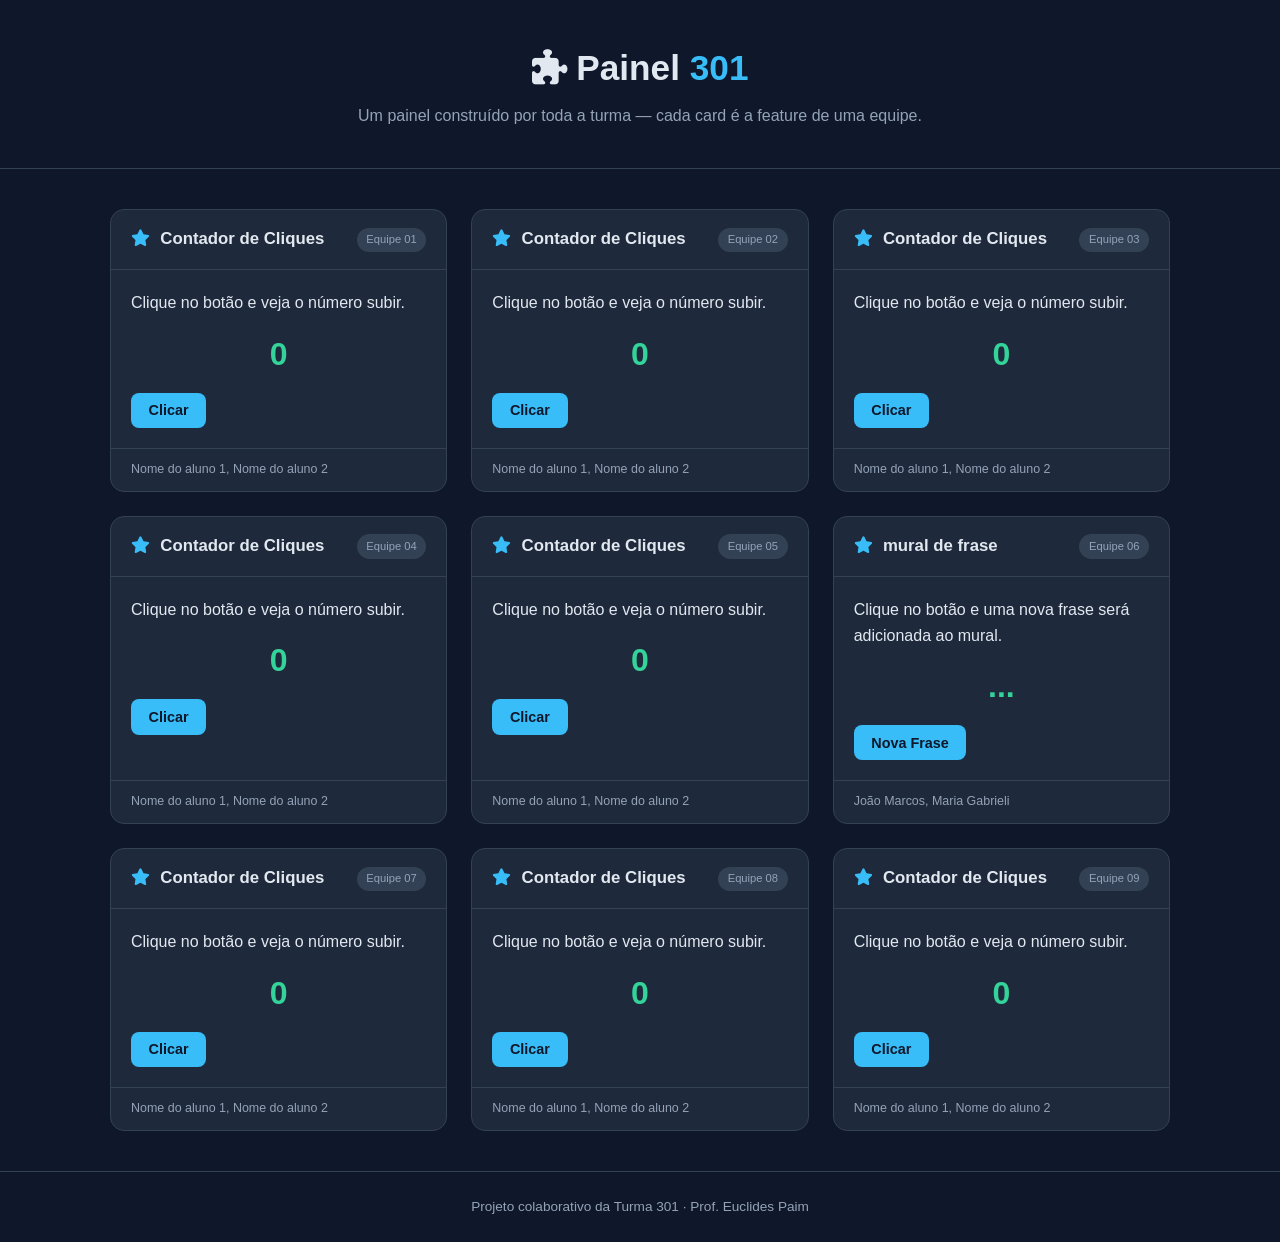
<file: index.html>
<!DOCTYPE html>
<html lang="pt-br">
<head>
  <meta charset="UTF-8">
  <meta name="viewport" content="width=device-width, initial-scale=1.0">
  <title>Painel 301 — Turma de Programação de Aplicativos</title>
  <link rel="icon" href="data:image/svg+xml,<svg xmlns='http://www.w3.org/2000/svg' viewBox='0 0 100 100'><text y='.9em' font-size='90'>🧩</text></svg>">
  <link rel="stylesheet" href="https://cdnjs.cloudflare.com/ajax/libs/font-awesome/6.5.1/css/all.min.css">
  <link rel="stylesheet" href="css/base.css">

  <!-- ===================================================================
       CSS DAS EQUIPES
       Cada equipe tem o seu arquivo. Você NÃO precisa mexer aqui.
       =================================================================== -->
  <link rel="stylesheet" href="features/equipe-01/style.css">
  <link rel="stylesheet" href="features/equipe-02/style.css">
  <link rel="stylesheet" href="features/equipe-03/style.css">
  <link rel="stylesheet" href="features/equipe-04/style.css">
  <link rel="stylesheet" href="features/equipe-05/style.css">
  <link rel="stylesheet" href="features/equipe-06/style.css">
  <link rel="stylesheet" href="features/equipe-07/style.css">
  <link rel="stylesheet" href="features/equipe-08/style.css">
  <link rel="stylesheet" href="features/equipe-09/style.css">
</head>
<body>

  <header class="topo">
    <h1><i class="fa-solid fa-puzzle-piece"></i> Painel <span>301</span></h1>
    <p>Um painel construído por toda a turma — cada card é a feature de uma equipe.</p>
  </header>

  <main>
    <div id="grade-de-cards" class="grade">
      <!-- Os cards entram aqui sozinhos, via JavaScript. -->
    </div>

    <p id="aviso-vazio" class="aviso">
      Nenhuma feature publicada ainda. Assim que a primeira equipe tiver o seu
      pull request aprovado, o card dela aparece aqui.
    </p>
  </main>

  <footer class="rodape">
    <p>Projeto colaborativo da Turma 301 &middot; Prof. Euclides Paim</p>
  </footer>

  <!-- O motor do painel precisa vir ANTES das equipes. -->
  <script src="js/app.js"></script>

  <!-- ===================================================================
       JAVASCRIPT DAS EQUIPES
       Cada equipe tem o seu arquivo. Você NÃO precisa mexer aqui.
       =================================================================== -->
  <script src="features/equipe-01/feature.js"></script>
  <script src="features/equipe-02/feature.js"></script>
  <script src="features/equipe-03/feature.js"></script>
  <script src="features/equipe-04/feature.js"></script>
  <script src="features/equipe-05/feature.js"></script>
  <script src="features/equipe-06/feature.js"></script>
  <script src="features/equipe-07/feature.js"></script>
  <script src="features/equipe-08/feature.js"></script>
  <script src="features/equipe-09/feature.js"></script>

  <script>iniciarPainel();</script>
</body>
</html>
</file>
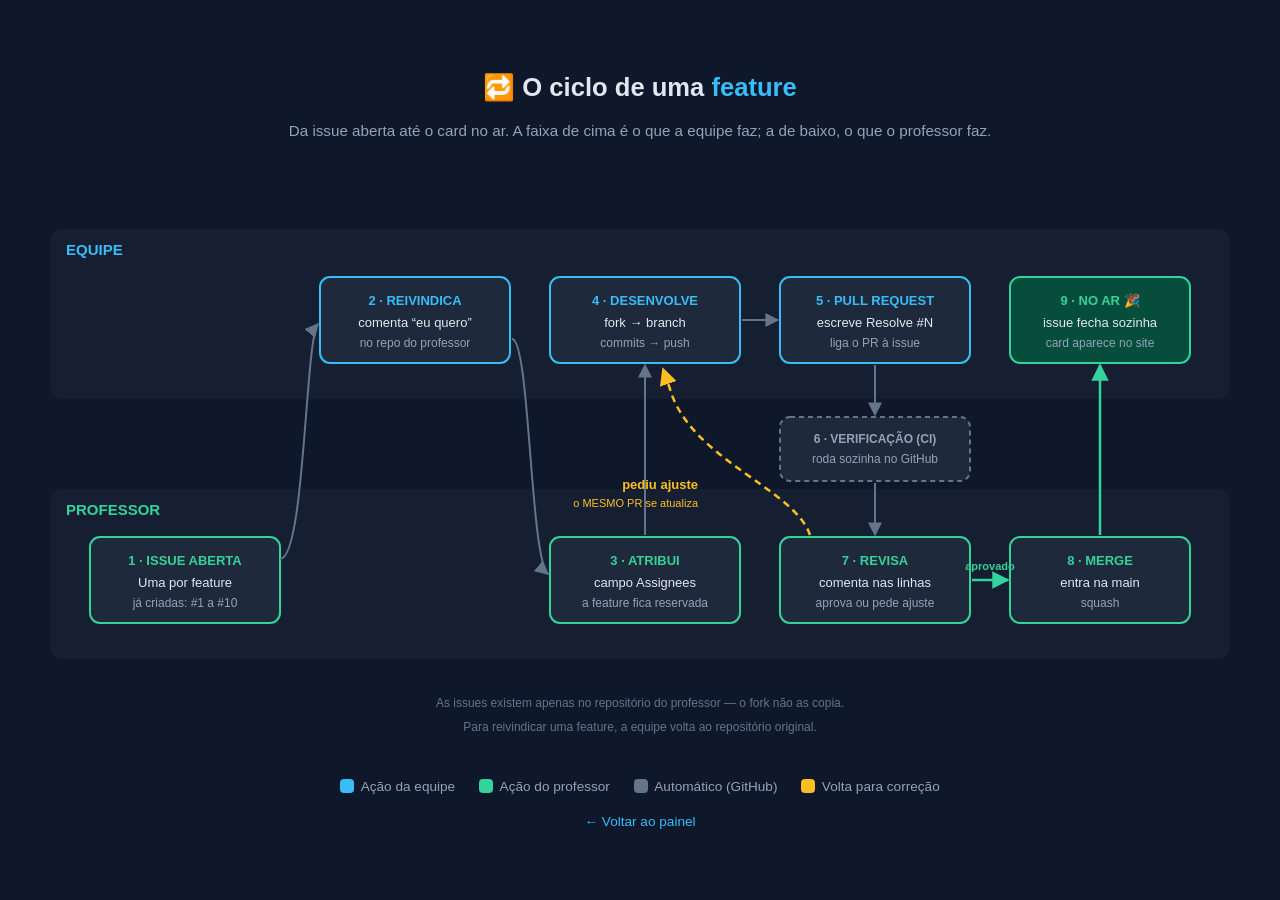
<file: ciclo.html>
<!DOCTYPE html>
<html lang="pt-br">
<head>
<meta charset="UTF-8">
<meta name="viewport" content="width=device-width, initial-scale=1.0">
<title>Ciclo da Atividade — Painel 301</title>
<link rel="icon" href="data:image/svg+xml,<svg xmlns='http://www.w3.org/2000/svg' viewBox='0 0 100 100'><text y='.9em' font-size='90'>🔁</text></svg>">
<style>
  :root{--fundo:#0F172A;--card:#1E293B;--borda:#334155;--texto:#E2E8F0;
        --fraco:#94A3B8;--azul:#38BDF8;--verde:#34D399;--ambar:#FBBF24;}
  *{margin:0;padding:0;box-sizing:border-box}
  body{font-family:'Segoe UI',Tahoma,sans-serif;background:var(--fundo);color:var(--texto);
       min-height:100vh;display:flex;flex-direction:column;align-items:center;
       justify-content:center;padding:1.5rem;gap:1.25rem}
  h1{font-size:1.6rem;text-align:center}
  h1 span{color:var(--azul)}
  .sub{color:var(--fraco);text-align:center;font-size:.95rem;max-width:760px}
  svg{width:100%;max-width:1180px;height:auto}
  .legenda{display:flex;gap:1.5rem;flex-wrap:wrap;justify-content:center;font-size:.85rem;color:var(--fraco)}
  .legenda i{display:inline-block;width:14px;height:14px;border-radius:4px;margin-right:.4rem;vertical-align:-2px}
  a.voltar{color:var(--azul);font-size:.85rem;text-decoration:none}
  a.voltar:hover{text-decoration:underline}
</style>
</head>
<body>

<h1>🔁 O ciclo de uma <span>feature</span></h1>
<p class="sub">Da issue aberta até o card no ar. A faixa de cima é o que a equipe faz; a de baixo, o que o professor faz.</p>

<svg viewBox="0 0 1180 600" xmlns="http://www.w3.org/2000/svg" role="img"
     aria-label="Fluxo: issue, reivindicação, atribuição, fork e branch, commits, pull request, verificação automática, revisão, merge e issue fechada">
  <defs>
    <marker id="seta" viewBox="0 0 10 10" refX="9" refY="5" markerWidth="7" markerHeight="7" orient="auto">
      <path d="M0,0 L10,5 L0,10 z" fill="#64748B"/>
    </marker>
    <marker id="seta-ambar" viewBox="0 0 10 10" refX="9" refY="5" markerWidth="7" markerHeight="7" orient="auto">
      <path d="M0,0 L10,5 L0,10 z" fill="#FBBF24"/>
    </marker>
    <marker id="seta-verde" viewBox="0 0 10 10" refX="9" refY="5" markerWidth="7" markerHeight="7" orient="auto">
      <path d="M0,0 L10,5 L0,10 z" fill="#34D399"/>
    </marker>
  </defs>

  <!-- faixas -->
  <rect x="0" y="70"  width="1180" height="170" rx="12" fill="#1E293B" opacity=".45"/>
  <rect x="0" y="330" width="1180" height="170" rx="12" fill="#1E293B" opacity=".45"/>
  <text x="16" y="96"  fill="#38BDF8" font-size="15" font-weight="700">EQUIPE</text>
  <text x="16" y="356" fill="#34D399" font-size="15" font-weight="700">PROFESSOR</text>

  <!-- ====== PROFESSOR: 1 cria issue ====== -->
  <g>
    <rect x="40" y="378" width="190" height="86" rx="10" fill="#1E293B" stroke="#34D399" stroke-width="2"/>
    <text x="135" y="406" text-anchor="middle" fill="#34D399" font-size="13" font-weight="700">1 · ISSUE ABERTA</text>
    <text x="135" y="428" text-anchor="middle" fill="#E2E8F0" font-size="13">Uma por feature</text>
    <text x="135" y="448" text-anchor="middle" fill="#94A3B8" font-size="12">já criadas: #1 a #10</text>
  </g>

  <!-- ====== EQUIPE: 2 reivindica ====== -->
  <g>
    <rect x="270" y="118" width="190" height="86" rx="10" fill="#1E293B" stroke="#38BDF8" stroke-width="2"/>
    <text x="365" y="146" text-anchor="middle" fill="#38BDF8" font-size="13" font-weight="700">2 · REIVINDICA</text>
    <text x="365" y="168" text-anchor="middle" fill="#E2E8F0" font-size="13">comenta “eu quero”</text>
    <text x="365" y="188" text-anchor="middle" fill="#94A3B8" font-size="12">no repo do professor</text>
  </g>

  <!-- ====== PROFESSOR: 3 atribui ====== -->
  <g>
    <rect x="500" y="378" width="190" height="86" rx="10" fill="#1E293B" stroke="#34D399" stroke-width="2"/>
    <text x="595" y="406" text-anchor="middle" fill="#34D399" font-size="13" font-weight="700">3 · ATRIBUI</text>
    <text x="595" y="428" text-anchor="middle" fill="#E2E8F0" font-size="13">campo Assignees</text>
    <text x="595" y="448" text-anchor="middle" fill="#94A3B8" font-size="12">a feature fica reservada</text>
  </g>

  <!-- ====== EQUIPE: 4 fork/branch/commits ====== -->
  <g>
    <rect x="500" y="118" width="190" height="86" rx="10" fill="#1E293B" stroke="#38BDF8" stroke-width="2"/>
    <text x="595" y="146" text-anchor="middle" fill="#38BDF8" font-size="13" font-weight="700">4 · DESENVOLVE</text>
    <text x="595" y="168" text-anchor="middle" fill="#E2E8F0" font-size="13">fork → branch</text>
    <text x="595" y="188" text-anchor="middle" fill="#94A3B8" font-size="12">commits → push</text>
  </g>

  <!-- ====== EQUIPE: 5 abre PR ====== -->
  <g>
    <rect x="730" y="118" width="190" height="86" rx="10" fill="#1E293B" stroke="#38BDF8" stroke-width="2"/>
    <text x="825" y="146" text-anchor="middle" fill="#38BDF8" font-size="13" font-weight="700">5 · PULL REQUEST</text>
    <text x="825" y="168" text-anchor="middle" fill="#E2E8F0" font-size="13">escreve Resolve #N</text>
    <text x="825" y="188" text-anchor="middle" fill="#94A3B8" font-size="12">liga o PR à issue</text>
  </g>

  <!-- ====== CI (meio) ====== -->
  <g>
    <rect x="730" y="258" width="190" height="64" rx="10" fill="#1E293B" stroke="#64748B" stroke-width="2" stroke-dasharray="5 4"/>
    <text x="825" y="284" text-anchor="middle" fill="#94A3B8" font-size="12" font-weight="700">6 · VERIFICAÇÃO (CI)</text>
    <text x="825" y="304" text-anchor="middle" fill="#94A3B8" font-size="12">roda sozinha no GitHub</text>
  </g>

  <!-- ====== PROFESSOR: 7 revisa ====== -->
  <g>
    <rect x="730" y="378" width="190" height="86" rx="10" fill="#1E293B" stroke="#34D399" stroke-width="2"/>
    <text x="825" y="406" text-anchor="middle" fill="#34D399" font-size="13" font-weight="700">7 · REVISA</text>
    <text x="825" y="428" text-anchor="middle" fill="#E2E8F0" font-size="13">comenta nas linhas</text>
    <text x="825" y="448" text-anchor="middle" fill="#94A3B8" font-size="12">aprova ou pede ajuste</text>
  </g>

  <!-- ====== PROFESSOR: 8 merge ====== -->
  <g>
    <rect x="960" y="378" width="180" height="86" rx="10" fill="#1E293B" stroke="#34D399" stroke-width="2"/>
    <text x="1050" y="406" text-anchor="middle" fill="#34D399" font-size="13" font-weight="700">8 · MERGE</text>
    <text x="1050" y="428" text-anchor="middle" fill="#E2E8F0" font-size="13">entra na main</text>
    <text x="1050" y="448" text-anchor="middle" fill="#94A3B8" font-size="12">squash</text>
  </g>

  <!-- ====== RESULTADO ====== -->
  <g>
    <rect x="960" y="118" width="180" height="86" rx="10" fill="#064E3B" stroke="#34D399" stroke-width="2"/>
    <text x="1050" y="146" text-anchor="middle" fill="#34D399" font-size="13" font-weight="700">9 · NO AR 🎉</text>
    <text x="1050" y="168" text-anchor="middle" fill="#E2E8F0" font-size="13">issue fecha sozinha</text>
    <text x="1050" y="188" text-anchor="middle" fill="#94A3B8" font-size="12">card aparece no site</text>
  </g>

  <!-- ====== setas ====== -->
  <!-- 1 -> 2 -->
  <path d="M230,400 C255,400 255,180 268,165" stroke="#64748B" stroke-width="2" fill="none" marker-end="url(#seta)"/>
  <!-- 2 -> 3 -->
  <path d="M462,180 C480,180 480,400 498,415" stroke="#64748B" stroke-width="2" fill="none" marker-end="url(#seta)"/>
  <!-- 3 -> 4 -->
  <path d="M595,376 L595,206" stroke="#64748B" stroke-width="2" fill="none" marker-end="url(#seta)"/>
  <!-- 4 -> 5 -->
  <path d="M692,161 L728,161" stroke="#64748B" stroke-width="2" fill="none" marker-end="url(#seta)"/>
  <!-- 5 -> 6 (CI) -->
  <path d="M825,206 L825,256" stroke="#64748B" stroke-width="2" fill="none" marker-end="url(#seta)"/>
  <!-- 6 -> 7 -->
  <path d="M825,324 L825,376" stroke="#64748B" stroke-width="2" fill="none" marker-end="url(#seta)"/>
  <!-- 7 -> 8 (aprovado) -->
  <path d="M922,421 L958,421" stroke="#34D399" stroke-width="2.5" fill="none" marker-end="url(#seta-verde)"/>
  <text x="940" y="411" text-anchor="middle" fill="#34D399" font-size="11" font-weight="700">aprovado</text>
  <!-- 8 -> 9 -->
  <path d="M1050,376 L1050,206" stroke="#34D399" stroke-width="2.5" fill="none" marker-end="url(#seta-verde)"/>

  <!-- LOOP: 7 -> 4 (pediu ajuste) -->
  <path d="M760,376 C745,330 640,300 620,230 L613,210"
        stroke="#FBBF24" stroke-width="2.5" fill="none" stroke-dasharray="7 5" marker-end="url(#seta-ambar)"/>
  <text x="648" y="330" text-anchor="end" fill="#FBBF24" font-size="13" font-weight="700">pediu ajuste</text>
  <text x="648" y="348" text-anchor="end" fill="#FBBF24" font-size="11">o MESMO PR se atualiza</text>

  <!-- rodape do svg -->
  <text x="590" y="548" text-anchor="middle" fill="#64748B" font-size="12">
    As issues existem apenas no repositório do professor — o fork não as copia.
  </text>
  <text x="590" y="572" text-anchor="middle" fill="#64748B" font-size="12">
    Para reivindicar uma feature, a equipe volta ao repositório original.
  </text>
</svg>

<div class="legenda">
  <span><i style="background:#38BDF8"></i>Ação da equipe</span>
  <span><i style="background:#34D399"></i>Ação do professor</span>
  <span><i style="background:#64748B"></i>Automático (GitHub)</span>
  <span><i style="background:#FBBF24"></i>Volta para correção</span>
</div>

<a class="voltar" href="index.html">← Voltar ao painel</a>

</body>
</html>
</file>
<file: css/base.css>
/* =====================================================================
   ESTILO DA BASE DO PAINEL
   Arquivo da base do projeto. Cada equipe estiliza o seu card no
   arquivo features/equipe-NN/style.css
   ===================================================================== */

:root {
  --fundo: #0F172A;
  --fundo-card: #1E293B;
  --borda: #334155;
  --texto: #E2E8F0;
  --texto-fraco: #94A3B8;
  --destaque: #38BDF8;
  --sucesso: #34D399;
  --erro: #F87171;
}

* { margin: 0; padding: 0; box-sizing: border-box; }

body {
  font-family: 'Segoe UI', Tahoma, sans-serif;
  background-color: var(--fundo);
  color: var(--texto);
  line-height: 1.6;
  min-height: 100vh;
  display: flex;
  flex-direction: column;
}

/* ---------- Topo e rodapé ---------- */
.topo {
  text-align: center;
  padding: 2.5rem 1rem;
  border-bottom: 1px solid var(--borda);
}

.topo h1 { font-size: 2.2rem; }
.topo h1 span { color: var(--destaque); }
.topo p { color: var(--texto-fraco); margin-top: 0.4rem; }

main { flex-grow: 1; width: 100%; max-width: 1100px; margin: 2.5rem auto; padding: 0 1.25rem; }

.rodape {
  text-align: center;
  padding: 1.5rem;
  color: var(--texto-fraco);
  font-size: 0.85rem;
  border-top: 1px solid var(--borda);
}

.aviso {
  display: none;
  text-align: center;
  color: var(--texto-fraco);
  border: 1px dashed var(--borda);
  border-radius: 12px;
  padding: 3rem 1.5rem;
}

/* ---------- Grade de cards ---------- */
.grade {
  display: grid;
  grid-template-columns: repeat(auto-fill, minmax(320px, 1fr));
  gap: 1.5rem;
}

.card {
  background-color: var(--fundo-card);
  border: 1px solid var(--borda);
  border-radius: 14px;
  overflow: hidden;
  display: flex;
  flex-direction: column;
}

.card-topo {
  display: flex;
  justify-content: space-between;
  align-items: center;
  gap: 0.75rem;
  padding: 1rem 1.25rem;
  border-bottom: 1px solid var(--borda);
}

.card-topo h2 { font-size: 1.05rem; }
.card-topo h2 i { color: var(--destaque); margin-right: 0.35rem; }

.etiqueta {
  flex-shrink: 0;
  font-size: 0.7rem;
  background-color: var(--borda);
  color: var(--texto-fraco);
  padding: 0.2rem 0.6rem;
  border-radius: 20px;
}

.card-area { padding: 1.25rem; flex-grow: 1; }

.card-rodape {
  padding: 0.7rem 1.25rem;
  font-size: 0.78rem;
  color: var(--texto-fraco);
  border-top: 1px solid var(--borda);
}

.erro { color: var(--erro); font-size: 0.9rem; }

/* ---------- Peças prontas para as equipes usarem ---------- */
/* Use estas classes no seu HTML para já sair com visual combinando. */

.btn {
  background-color: var(--destaque);
  color: #0F172A;
  border: none;
  padding: 0.6rem 1.1rem;
  border-radius: 8px;
  font-size: 0.9rem;
  font-weight: 600;
  cursor: pointer;
}

.btn:hover { filter: brightness(1.1); }

.campo {
  width: 100%;
  background-color: #0F172A;
  border: 1px solid var(--borda);
  color: var(--texto);
  padding: 0.6rem 0.8rem;
  border-radius: 8px;
  font-size: 0.9rem;
  margin-bottom: 0.6rem;
}

.campo:focus { outline: none; border-color: var(--destaque); }

.visor {
  font-size: 2rem;
  font-weight: 700;
  text-align: center;
  padding: 0.8rem;
  color: var(--destaque);
}

.lista { list-style: none; margin-top: 0.8rem; }
.lista li {
  padding: 0.5rem 0.7rem;
  border-bottom: 1px solid var(--borda);
  font-size: 0.9rem;
  display: flex;
  justify-content: space-between;
  gap: 0.5rem;
}
.lista li:last-child { border-bottom: none; }

@media (max-width: 600px) {
  .grade { grid-template-columns: 1fr; }
  .topo h1 { font-size: 1.6rem; }
}
</file>
<file: features/equipe-01/style.css>
/* =====================================================================
   EQUIPE 01 — estilos do seu card
   ---------------------------------------------------------------------
   Comece as suas regras sempre com  #card-equipe-01
   Assim o estilo vale só dentro do seu card e não vaza para os outros.

   Antes de escrever CSS do zero, veja as classes prontas em
   css/base.css:  .btn  .campo  .visor  .lista
   ===================================================================== */

/* Exemplo: deixa o visor da equipe 01 com outra cor. */
#card-equipe-01 .visor {
  color: var(--sucesso);
}
</file>
<file: features/equipe-02/style.css>
/* =====================================================================
   EQUIPE 02 — estilos do seu card
   ---------------------------------------------------------------------
   Comece as suas regras sempre com  #card-equipe-02
   Assim o estilo vale só dentro do seu card e não vaza para os outros.

   Antes de escrever CSS do zero, veja as classes prontas em
   css/base.css:  .btn  .campo  .visor  .lista
   ===================================================================== */

/* Exemplo: deixa o visor da equipe 02 com outra cor. */
#card-equipe-02 .visor {
  color: var(--sucesso);
}
</file>
<file: features/equipe-03/style.css>
/* =====================================================================
   EQUIPE 03 — estilos do seu card
   ---------------------------------------------------------------------
   Comece as suas regras sempre com  #card-equipe-03
   Assim o estilo vale só dentro do seu card e não vaza para os outros.

   Antes de escrever CSS do zero, veja as classes prontas em
   css/base.css:  .btn  .campo  .visor  .lista
   ===================================================================== */

/* Exemplo: deixa o visor da equipe 03 com outra cor. */
#card-equipe-03 .visor {
  color: var(--sucesso);
}
</file>
<file: features/equipe-04/style.css>
/* =====================================================================
   EQUIPE 04 — estilos do seu card
   ---------------------------------------------------------------------
   Comece as suas regras sempre com  #card-equipe-04
   Assim o estilo vale só dentro do seu card e não vaza para os outros.

   Antes de escrever CSS do zero, veja as classes prontas em
   css/base.css:  .btn  .campo  .visor  .lista
   ===================================================================== */

/* Exemplo: deixa o visor da equipe 04 com outra cor. */
#card-equipe-04 .visor {
  color: var(--sucesso);
}
</file>
<file: features/equipe-05/style.css>
/* =====================================================================
   EQUIPE 05 — estilos do seu card
   ---------------------------------------------------------------------
   Comece as suas regras sempre com  #card-equipe-05
   Assim o estilo vale só dentro do seu card e não vaza para os outros.

   Antes de escrever CSS do zero, veja as classes prontas em
   css/base.css:  .btn  .campo  .visor  .lista
   ===================================================================== */

/* Exemplo: deixa o visor da equipe 05 com outra cor. */
#card-equipe-05 .visor {
  color: var(--sucesso);
}
</file>
<file: features/equipe-06/style.css>
/* =====================================================================
   EQUIPE 06 — estilos do seu card
   ---------------------------------------------------------------------
   Comece as suas regras sempre com  #card-equipe-06
   Assim o estilo vale só dentro do seu card e não vaza para os outros.

   Antes de escrever CSS do zero, veja as classes prontas em
   css/base.css:  .btn  .campo  .visor  .lista
   ===================================================================== */

/* Exemplo: deixa o visor da equipe 06 com outra cor. */
#card-equipe-06 .visor {
  color: var(--sucesso);
  
}
</file>
<file: features/equipe-07/style.css>
/* =====================================================================
   EQUIPE 07 — estilos do seu card
   ---------------------------------------------------------------------
   Comece as suas regras sempre com  #card-equipe-07
   Assim o estilo vale só dentro do seu card e não vaza para os outros.

   Antes de escrever CSS do zero, veja as classes prontas em
   css/base.css:  .btn  .campo  .visor  .lista
   ===================================================================== */

/* Exemplo: deixa o visor da equipe 07 com outra cor. */
#card-equipe-07 .visor {
  color: var(--sucesso);
}
</file>
<file: features/equipe-08/style.css>
/* =====================================================================
   EQUIPE 08 — estilos do seu card
   ---------------------------------------------------------------------
   Comece as suas regras sempre com  #card-equipe-08
   Assim o estilo vale só dentro do seu card e não vaza para os outros.

   Antes de escrever CSS do zero, veja as classes prontas em
   css/base.css:  .btn  .campo  .visor  .lista
   ===================================================================== */

/* Exemplo: deixa o visor da equipe 08 com outra cor. */
#card-equipe-08 .visor {
  color: var(--sucesso);
}
</file>
<file: features/equipe-09/style.css>
/* =====================================================================
   EQUIPE 09 — estilos do seu card
   ---------------------------------------------------------------------
   Comece as suas regras sempre com  #card-equipe-09
   Assim o estilo vale só dentro do seu card e não vaza para os outros.

   Antes de escrever CSS do zero, veja as classes prontas em
   css/base.css:  .btn  .campo  .visor  .lista
   ===================================================================== */

/* Exemplo: deixa o visor da equipe 09 com outra cor. */
#card-equipe-09 .visor {
  color: var(--sucesso);
}
</file>
